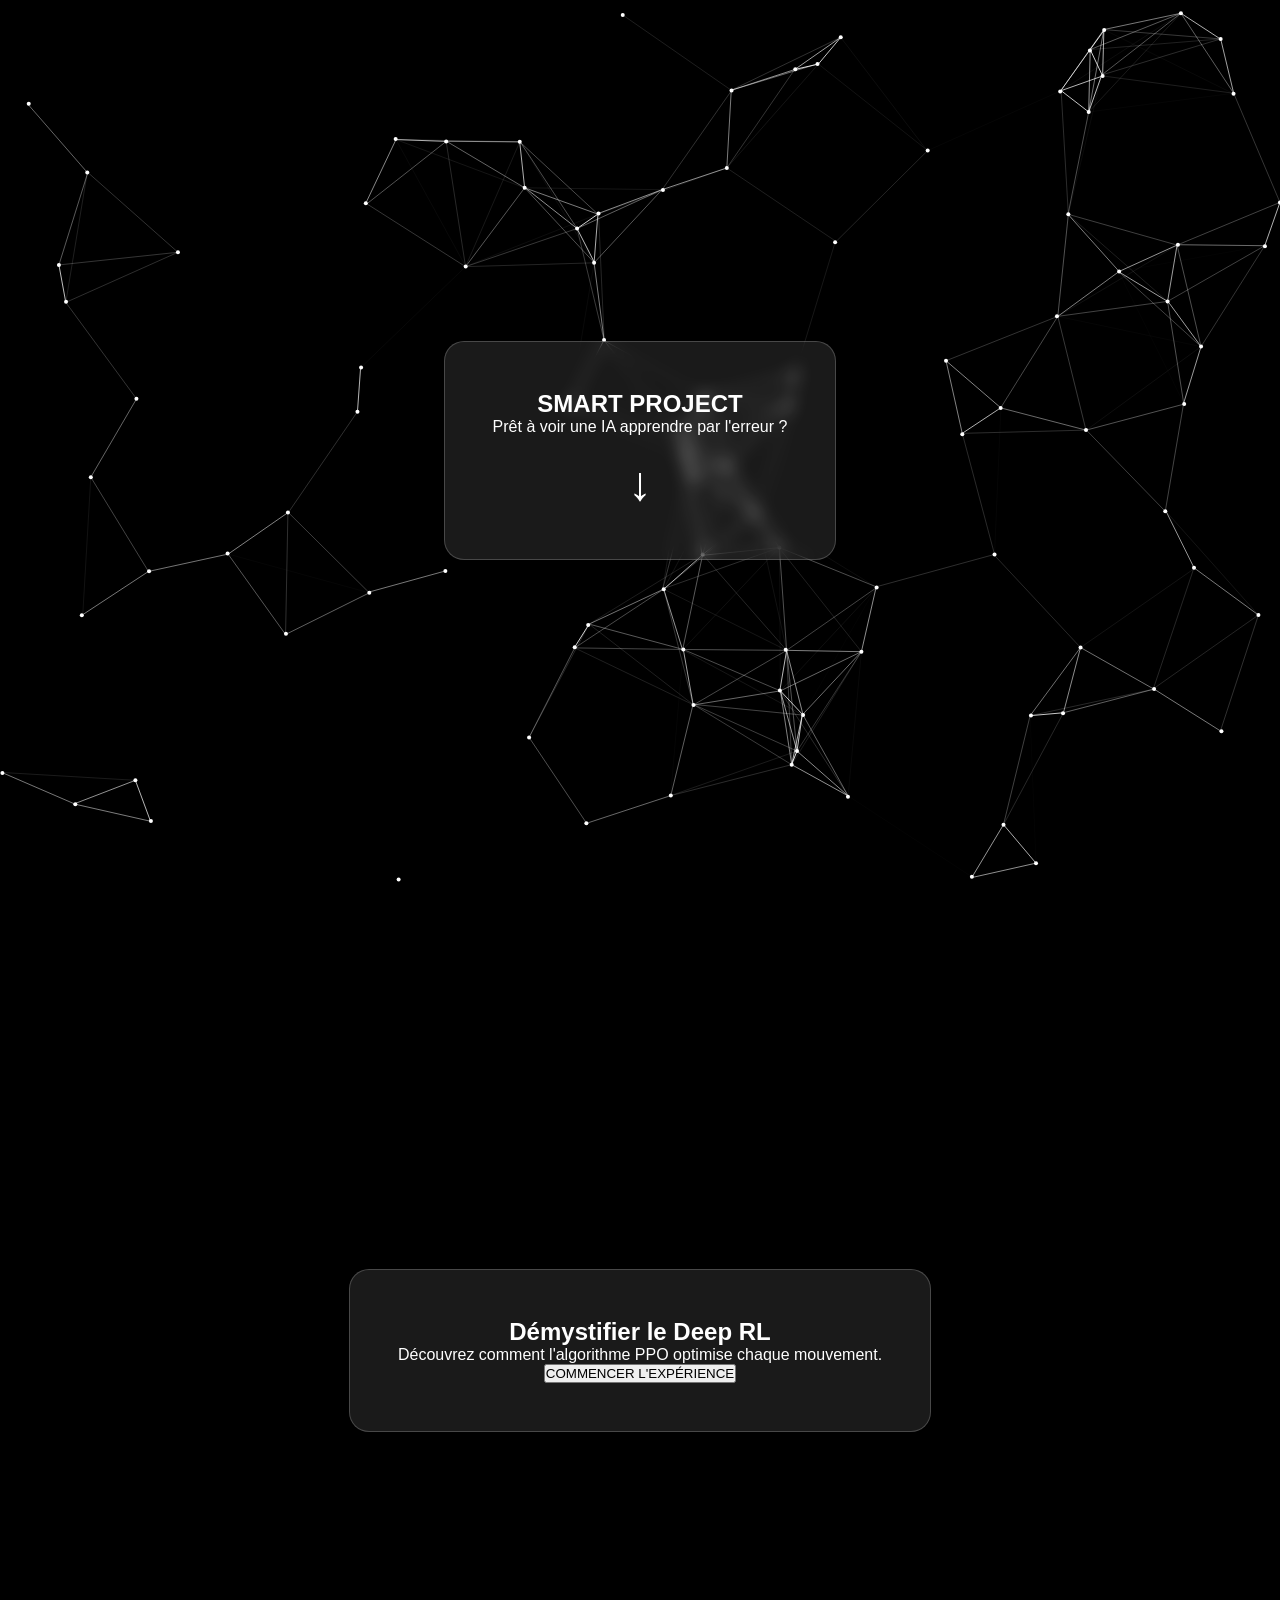
<file: PageHTML/index.html>
<!DOCTYPE html>
<html lang="fr">
<head>
    <meta charset="UTF-8">
    <title>SMART Project - Apprentissage IA</title>
    <link rel="stylesheet" href="style.css">
</head>
<body>
    <canvas id="canvas-bg"></canvas>

    <div class="main-wrapper">
        <section class="hero-section">
            <div class="glass-card">
                <h1>SMART PROJECT</h1>
                <p>Prêt à voir une IA apprendre par l'erreur ?</p>
                <a href="#suite" class="scroll-arrow">↓</a>
            </div>
        </section>

        <section id="suite" class="intro-section">
            <div class="glass-card">
                <h2>Démystifier le Deep RL</h2>
                <p>Découvrez comment l'algorithme PPO optimise chaque mouvement.</p>
                <button class="btn-start">COMMENCER L'EXPÉRIENCE</button>
            </div>
        </section>
    </div>

    <script src="particles.js"></script>
</body>
</html>
</file>
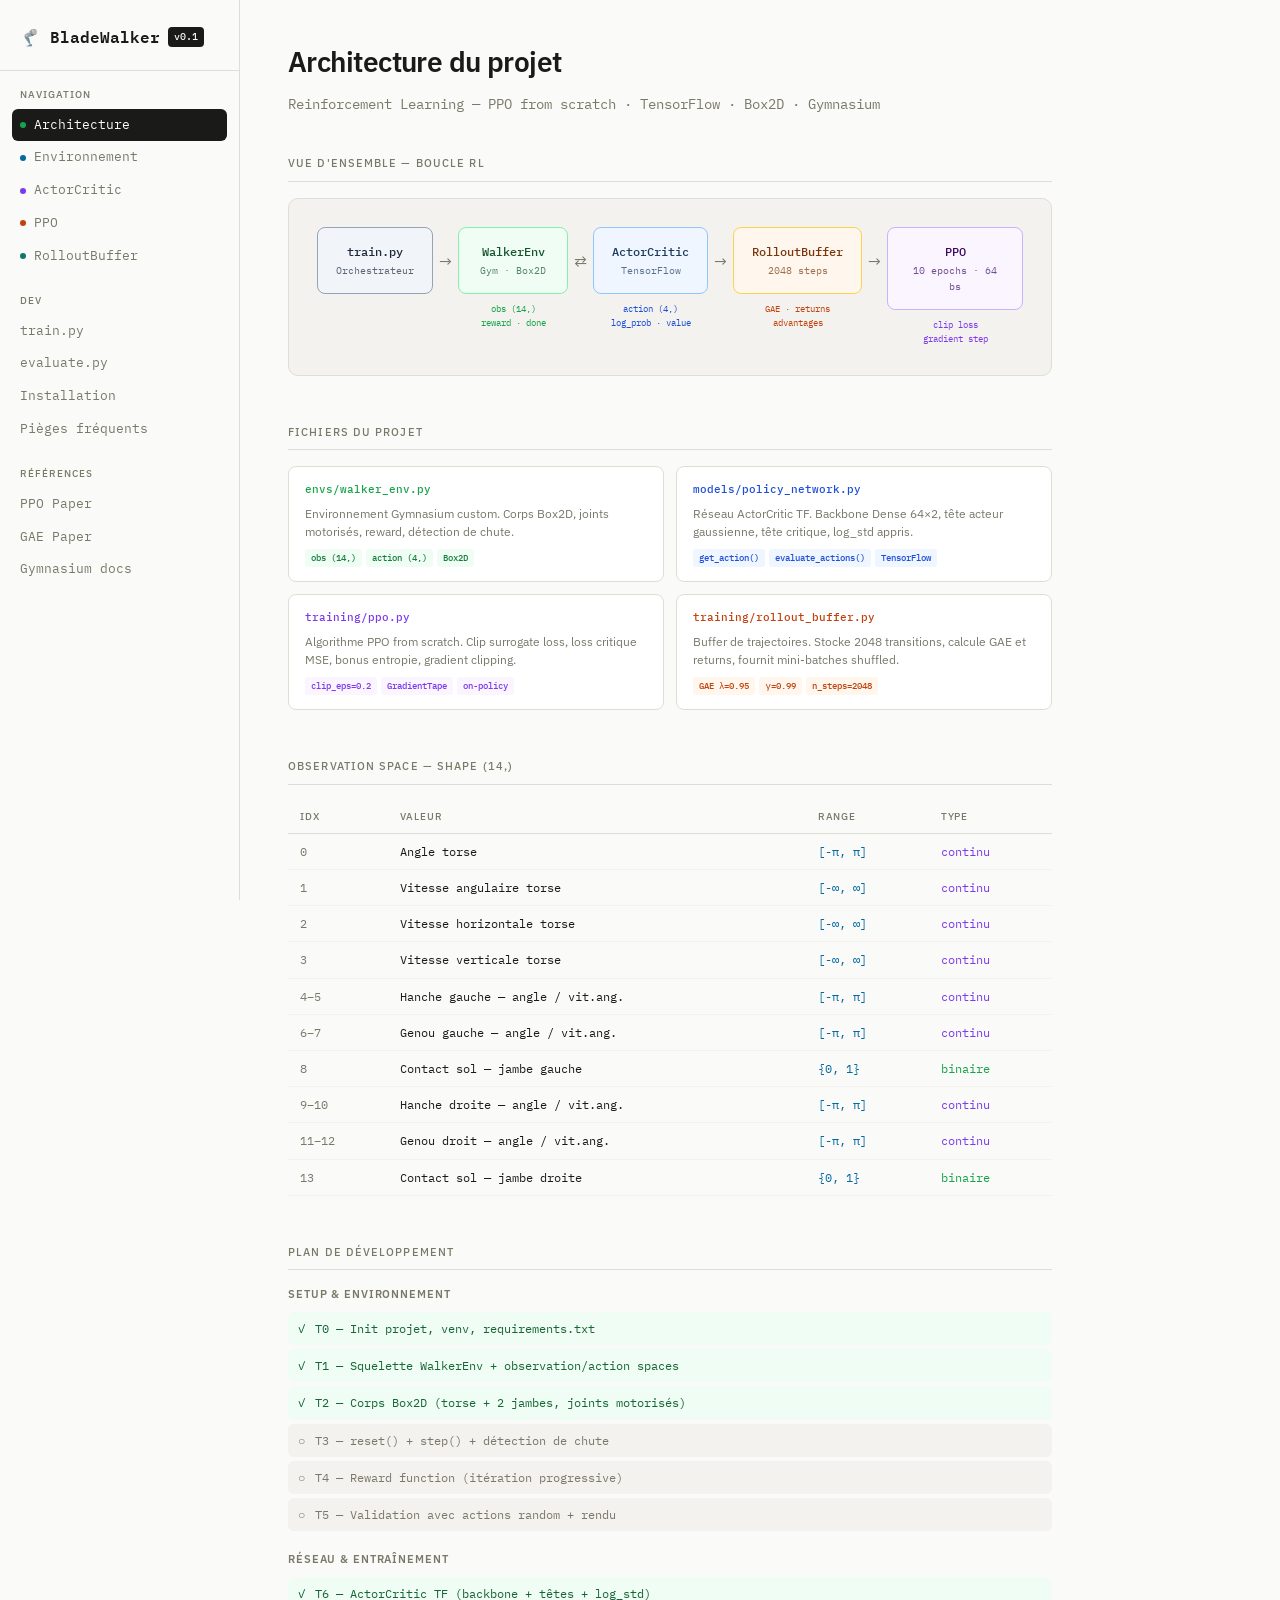
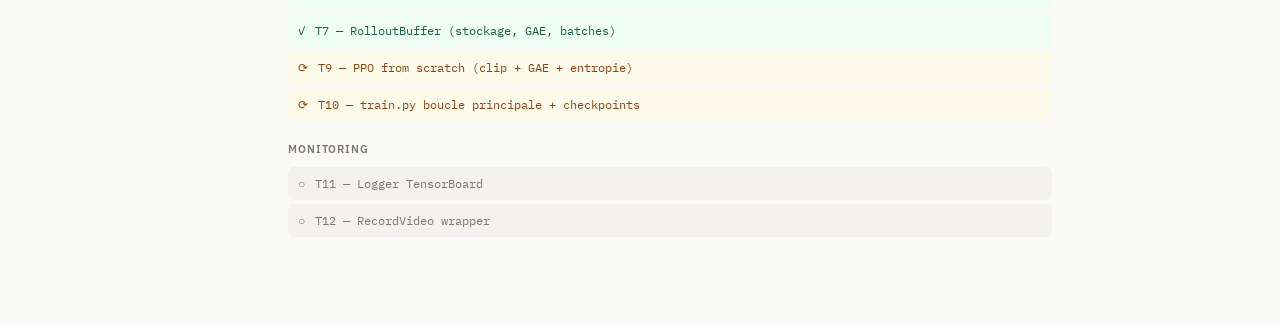
<file: PageHTML/architecture.html>
<!DOCTYPE html>
<html lang="fr">
<head>
<meta charset="UTF-8">
<meta name="viewport" content="width=device-width, initial-scale=1.0">
<title>BladeWalker — Architecture</title>
<link href="https://fonts.googleapis.com/css2?family=IBM+Plex+Mono:wght@300;400;500&family=IBM+Plex+Sans:wght@300;400;500;600&display=swap" rel="stylesheet">
<style>
  :root {
    --bg: #fafaf8;
    --bg2: #f3f2ee;
    --bg3: #eceae4;
    --text: #1a1a18;
    --muted: #7a7869;
    --border: #e0ddd5;
    --accent-g: #16a34a;
    --accent-b: #0369a1;
    --accent-p: #7c3aed;
    --accent-o: #c2410c;
    --accent-t: #0f766e;
  }
  * { box-sizing: border-box; margin: 0; padding: 0; }
  body {
    background: var(--bg);
    color: var(--text);
    font-family: 'IBM Plex Sans', sans-serif;
    font-size: 14px;
    line-height: 1.6;
  }

  /* SIDEBAR */
  .layout { display: flex; min-height: 100vh; }
  .sidebar {
    width: 240px; min-width: 240px;
    background: var(--bg);
    border-right: 1px solid var(--border);
    padding: 24px 0;
    position: sticky; top: 0; height: 100vh;
    overflow-y: auto;
    flex-shrink: 0;
  }
  .sidebar-logo {
    padding: 0 20px 20px;
    border-bottom: 1px solid var(--border);
    margin-bottom: 16px;
  }
  .sidebar-logo h1 {
    font-size: 16px; font-weight: 600;
    display: flex; align-items: center; gap: 8px;
    font-family: 'IBM Plex Mono', monospace;
  }
  .logo-badge {
    background: var(--text); color: var(--bg);
    padding: 2px 6px; border-radius: 4px;
    font-size: 10px; font-weight: 500;
  }
  .sidebar-section { padding: 0 12px; margin-bottom: 20px; }
  .sidebar-section-title {
    font-size: 10px;
    text-transform: uppercase;
    letter-spacing: 0.1em;
    color: var(--muted);
    font-weight: 500;
    padding: 0 8px;
    margin-bottom: 6px;
  }
  .nav-item {
    display: flex; align-items: center; gap: 8px;
    padding: 6px 8px;
    border-radius: 6px;
    font-size: 13px;
    color: var(--muted);
    cursor: pointer;
    transition: all 0.1s;
    font-family: 'IBM Plex Mono', monospace;
  }
  .nav-item:hover { background: var(--bg2); color: var(--text); }
  .nav-item.active { background: var(--text); color: var(--bg); }
  .nav-dot { width: 6px; height: 6px; border-radius: 50%; flex-shrink: 0; }

  /* CONTENT */
  .content { flex: 1; padding: 40px 48px; max-width: 860px; }

  .page-title {
    font-size: 28px; font-weight: 600;
    letter-spacing: -0.02em;
    margin-bottom: 8px;
  }
  .page-subtitle {
    font-size: 14px; color: var(--muted);
    margin-bottom: 40px;
    font-family: 'IBM Plex Mono', monospace;
  }

  /* SECTION */
  .section { margin-bottom: 48px; }
  .section-title {
    font-size: 11px;
    text-transform: uppercase;
    letter-spacing: 0.1em;
    color: var(--muted);
    font-weight: 500;
    margin-bottom: 16px;
    padding-bottom: 8px;
    border-bottom: 1px solid var(--border);
  }

  /* ARCH DIAGRAM */
  .arch-diagram {
    background: var(--bg2);
    border: 1px solid var(--border);
    border-radius: 10px;
    padding: 28px;
    margin-bottom: 16px;
  }
  .arch-flow {
    display: flex;
    align-items: flex-start;
    justify-content: center;
    gap: 0;
  }
  .arch-module {
    display: flex;
    flex-direction: column;
    align-items: center;
    gap: 8px;
  }
  .module-box {
    border-radius: 8px;
    padding: 14px 18px;
    text-align: center;
    min-width: 110px;
    border: 1.5px solid transparent;
  }
  .module-label {
    font-size: 12px; font-weight: 500;
    font-family: 'IBM Plex Mono', monospace;
  }
  .module-sub {
    font-size: 10px;
    opacity: 0.7;
    margin-top: 2px;
    font-family: 'IBM Plex Mono', monospace;
  }
  .mod-env { background: #f0fdf4; border-color: #86efac; color: #14532d; }
  .mod-model { background: #eff6ff; border-color: #93c5fd; color: #1e3a5f; }
  .mod-ppo { background: #faf5ff; border-color: #c4b5fd; color: #3b0764; }
  .mod-buf { background: #fff7ed; border-color: #fcd34d; color: #78350f; }
  .mod-train { background: #f1f5f9; border-color: #94a3b8; color: #1e293b; }

  .arch-arrow {
    display: flex; align-items: center;
    padding: 0 6px;
    margin-top: 22px;
    color: var(--muted); font-size: 16px;
  }
  .arch-label-col {
    display: flex; flex-direction: column;
    align-items: center; gap: 4px;
    margin-top: 8px;
  }
  .arch-tag {
    font-size: 9px;
    font-family: 'IBM Plex Mono', monospace;
    color: var(--muted);
    background: var(--bg3);
    padding: 2px 6px;
    border-radius: 3px;
  }

  /* FILES GRID */
  .files-grid {
    display: grid;
    grid-template-columns: repeat(2, 1fr);
    gap: 12px;
  }
  .file-card {
    border: 1px solid var(--border);
    border-radius: 8px;
    padding: 14px 16px;
    background: white;
    cursor: pointer;
    transition: border-color 0.15s;
  }
  .file-card:hover { border-color: #94a3b8; }
  .file-path {
    font-size: 11px;
    font-family: 'IBM Plex Mono', monospace;
    font-weight: 500;
    margin-bottom: 6px;
  }
  .file-desc { font-size: 12px; color: var(--muted); line-height: 1.5; }
  .file-tags { display: flex; gap: 4px; margin-top: 8px; flex-wrap: wrap; }
  .ftag {
    font-size: 9px;
    font-weight: 500;
    padding: 2px 6px;
    border-radius: 3px;
    font-family: 'IBM Plex Mono', monospace;
  }
  .ftag-g { background: #f0fdf4; color: #15803d; }
  .ftag-b { background: #eff6ff; color: #1d4ed8; }
  .ftag-p { background: #faf5ff; color: #7c3aed; }
  .ftag-o { background: #fff7ed; color: #c2410c; }

  /* OBSERVATION TABLE */
  .obs-table { width: 100%; border-collapse: collapse; }
  .obs-table th {
    text-align: left;
    padding: 8px 12px;
    font-size: 10px;
    text-transform: uppercase;
    letter-spacing: 0.08em;
    color: var(--muted);
    border-bottom: 1px solid var(--border);
    font-weight: 500;
  }
  .obs-table td {
    padding: 8px 12px;
    font-size: 12px;
    border-bottom: 1px solid var(--bg2);
    font-family: 'IBM Plex Mono', monospace;
  }
  .obs-table tr:hover td { background: var(--bg2); }
  .obs-idx { color: var(--muted); }
  .obs-range { color: var(--accent-b); }
  .obs-type-cont { color: var(--accent-p); }
  .obs-type-bin { color: var(--accent-g); }

  /* TASK LIST */
  .task-group { margin-bottom: 20px; }
  .task-group-title {
    font-size: 11px; font-weight: 600;
    text-transform: uppercase;
    letter-spacing: 0.08em;
    color: var(--muted);
    margin-bottom: 8px;
  }
  .task-item {
    display: flex; align-items: center; gap: 10px;
    padding: 7px 10px;
    border-radius: 6px;
    font-size: 12px;
    font-family: 'IBM Plex Mono', monospace;
    margin-bottom: 4px;
  }
  .task-done { background: #f0fdf4; color: #166534; }
  .task-todo { background: var(--bg2); color: var(--muted); }
  .task-wip { background: #fffbeb; color: #92400e; }
  .check-icon { font-size: 12px; }
</style>
</head>
<body>
<div class="layout">

  <!-- SIDEBAR -->
  <nav class="sidebar">
    <div class="sidebar-logo">
      <h1>🦿 BladeWalker <span class="logo-badge">v0.1</span></h1>
    </div>
    <div class="sidebar-section">
      <div class="sidebar-section-title">Navigation</div>
      <div class="nav-item active">
        <div class="nav-dot" style="background:#16a34a;"></div>
        Architecture
      </div>
      <div class="nav-item">
        <div class="nav-dot" style="background:#0369a1;"></div>
        Environnement
      </div>
      <div class="nav-item">
        <div class="nav-dot" style="background:#7c3aed;"></div>
        ActorCritic
      </div>
      <div class="nav-item">
        <div class="nav-dot" style="background:#c2410c;"></div>
        PPO
      </div>
      <div class="nav-item">
        <div class="nav-dot" style="background:#0f766e;"></div>
        RolloutBuffer
      </div>
    </div>
    <div class="sidebar-section">
      <div class="sidebar-section-title">Dev</div>
      <div class="nav-item">train.py</div>
      <div class="nav-item">evaluate.py</div>
      <div class="nav-item">Installation</div>
      <div class="nav-item">Pièges fréquents</div>
    </div>
    <div class="sidebar-section">
      <div class="sidebar-section-title">Références</div>
      <div class="nav-item">PPO Paper</div>
      <div class="nav-item">GAE Paper</div>
      <div class="nav-item">Gymnasium docs</div>
    </div>
  </nav>

  <!-- CONTENT -->
  <main class="content">

    <h1 class="page-title">Architecture du projet</h1>
    <p class="page-subtitle">Reinforcement Learning — PPO from scratch · TensorFlow · Box2D · Gymnasium</p>

    <!-- ARCH OVERVIEW -->
    <div class="section">
      <div class="section-title">Vue d'ensemble — boucle RL</div>
      <div class="arch-diagram">
        <div class="arch-flow">
          <div class="arch-module">
            <div class="module-box mod-train">
              <div class="module-label">train.py</div>
              <div class="module-sub">Orchestrateur</div>
            </div>
          </div>
          <div class="arch-arrow">→</div>
          <div class="arch-module">
            <div class="module-box mod-env">
              <div class="module-label">WalkerEnv</div>
              <div class="module-sub">Gym · Box2D</div>
            </div>
            <div style="font-size:9px;color:#16a34a;font-family:'IBM Plex Mono',monospace;text-align:center;">obs (14,)<br>reward · done</div>
          </div>
          <div class="arch-arrow">⇄</div>
          <div class="arch-module">
            <div class="module-box mod-model">
              <div class="module-label">ActorCritic</div>
              <div class="module-sub">TensorFlow</div>
            </div>
            <div style="font-size:9px;color:#1d4ed8;font-family:'IBM Plex Mono',monospace;text-align:center;">action (4,)<br>log_prob · value</div>
          </div>
          <div class="arch-arrow">→</div>
          <div class="arch-module">
            <div class="module-box mod-buf">
              <div class="module-label">RolloutBuffer</div>
              <div class="module-sub">2048 steps</div>
            </div>
            <div style="font-size:9px;color:#c2410c;font-family:'IBM Plex Mono',monospace;text-align:center;">GAE · returns<br>advantages</div>
          </div>
          <div class="arch-arrow">→</div>
          <div class="arch-module">
            <div class="module-box mod-ppo">
              <div class="module-label">PPO</div>
              <div class="module-sub">10 epochs · 64 bs</div>
            </div>
            <div style="font-size:9px;color:#7c3aed;font-family:'IBM Plex Mono',monospace;text-align:center;">clip loss<br>gradient step</div>
          </div>
        </div>
      </div>
    </div>

    <!-- FILES -->
    <div class="section">
      <div class="section-title">Fichiers du projet</div>
      <div class="files-grid">
        <div class="file-card">
          <div class="file-path" style="color:#16a34a;">envs/walker_env.py</div>
          <div class="file-desc">Environnement Gymnasium custom. Corps Box2D, joints motorisés, reward, détection de chute.</div>
          <div class="file-tags">
            <span class="ftag ftag-g">obs (14,)</span>
            <span class="ftag ftag-g">action (4,)</span>
            <span class="ftag ftag-g">Box2D</span>
          </div>
        </div>
        <div class="file-card">
          <div class="file-path" style="color:#1d4ed8;">models/policy_network.py</div>
          <div class="file-desc">Réseau ActorCritic TF. Backbone Dense 64×2, tête acteur gaussienne, tête critique, log_std appris.</div>
          <div class="file-tags">
            <span class="ftag ftag-b">get_action()</span>
            <span class="ftag ftag-b">evaluate_actions()</span>
            <span class="ftag ftag-b">TensorFlow</span>
          </div>
        </div>
        <div class="file-card">
          <div class="file-path" style="color:#7c3aed;">training/ppo.py</div>
          <div class="file-desc">Algorithme PPO from scratch. Clip surrogate loss, loss critique MSE, bonus entropie, gradient clipping.</div>
          <div class="file-tags">
            <span class="ftag ftag-p">clip_eps=0.2</span>
            <span class="ftag ftag-p">GradientTape</span>
            <span class="ftag ftag-p">on-policy</span>
          </div>
        </div>
        <div class="file-card">
          <div class="file-path" style="color:#c2410c;">training/rollout_buffer.py</div>
          <div class="file-desc">Buffer de trajectoires. Stocke 2048 transitions, calcule GAE et returns, fournit mini-batches shuffled.</div>
          <div class="file-tags">
            <span class="ftag ftag-o">GAE λ=0.95</span>
            <span class="ftag ftag-o">γ=0.99</span>
            <span class="ftag ftag-o">n_steps=2048</span>
          </div>
        </div>
      </div>
    </div>

    <!-- OBS SPACE -->
    <div class="section">
      <div class="section-title">Observation space — shape (14,)</div>
      <table class="obs-table">
        <thead>
          <tr>
            <th>idx</th>
            <th>Valeur</th>
            <th>Range</th>
            <th>Type</th>
          </tr>
        </thead>
        <tbody>
          <tr><td class="obs-idx">0</td><td>Angle torse</td><td class="obs-range">[-π, π]</td><td class="obs-type-cont">continu</td></tr>
          <tr><td class="obs-idx">1</td><td>Vitesse angulaire torse</td><td class="obs-range">[-∞, ∞]</td><td class="obs-type-cont">continu</td></tr>
          <tr><td class="obs-idx">2</td><td>Vitesse horizontale torse</td><td class="obs-range">[-∞, ∞]</td><td class="obs-type-cont">continu</td></tr>
          <tr><td class="obs-idx">3</td><td>Vitesse verticale torse</td><td class="obs-range">[-∞, ∞]</td><td class="obs-type-cont">continu</td></tr>
          <tr><td class="obs-idx">4–5</td><td>Hanche gauche — angle / vit.ang.</td><td class="obs-range">[-π, π]</td><td class="obs-type-cont">continu</td></tr>
          <tr><td class="obs-idx">6–7</td><td>Genou gauche — angle / vit.ang.</td><td class="obs-range">[-π, π]</td><td class="obs-type-cont">continu</td></tr>
          <tr><td class="obs-idx">8</td><td>Contact sol — jambe gauche</td><td class="obs-range">{0, 1}</td><td class="obs-type-bin">binaire</td></tr>
          <tr><td class="obs-idx">9–10</td><td>Hanche droite — angle / vit.ang.</td><td class="obs-range">[-π, π]</td><td class="obs-type-cont">continu</td></tr>
          <tr><td class="obs-idx">11–12</td><td>Genou droit — angle / vit.ang.</td><td class="obs-range">[-π, π]</td><td class="obs-type-cont">continu</td></tr>
          <tr><td class="obs-idx">13</td><td>Contact sol — jambe droite</td><td class="obs-range">{0, 1}</td><td class="obs-type-bin">binaire</td></tr>
        </tbody>
      </table>
    </div>

    <!-- TASK LIST -->
    <div class="section">
      <div class="section-title">Plan de développement</div>
      <div class="task-group">
        <div class="task-group-title">Setup & Environnement</div>
        <div class="task-item task-done"><span class="check-icon">✓</span> T0 — Init projet, venv, requirements.txt</div>
        <div class="task-item task-done"><span class="check-icon">✓</span> T1 — Squelette WalkerEnv + observation/action spaces</div>
        <div class="task-item task-done"><span class="check-icon">✓</span> T2 — Corps Box2D (torse + 2 jambes, joints motorisés)</div>
        <div class="task-item task-todo"><span class="check-icon">○</span> T3 — reset() + step() + détection de chute</div>
        <div class="task-item task-todo"><span class="check-icon">○</span> T4 — Reward function (itération progressive)</div>
        <div class="task-item task-todo"><span class="check-icon">○</span> T5 — Validation avec actions random + rendu</div>
      </div>
      <div class="task-group">
        <div class="task-group-title">Réseau & Entraînement</div>
        <div class="task-item task-done"><span class="check-icon">✓</span> T6 — ActorCritic TF (backbone + têtes + log_std)</div>
        <div class="task-item task-done"><span class="check-icon">✓</span> T7 — RolloutBuffer (stockage, GAE, batches)</div>
        <div class="task-item task-wip"><span class="check-icon">⟳</span> T9 — PPO from scratch (clip + GAE + entropie)</div>
        <div class="task-item task-wip"><span class="check-icon">⟳</span> T10 — train.py boucle principale + checkpoints</div>
      </div>
      <div class="task-group">
        <div class="task-group-title">Monitoring</div>
        <div class="task-item task-todo"><span class="check-icon">○</span> T11 — Logger TensorBoard</div>
        <div class="task-item task-todo"><span class="check-icon">○</span> T12 — RecordVideo wrapper</div>
      </div>
    </div>

  </main>
</div>
</body>
</html>
</file>
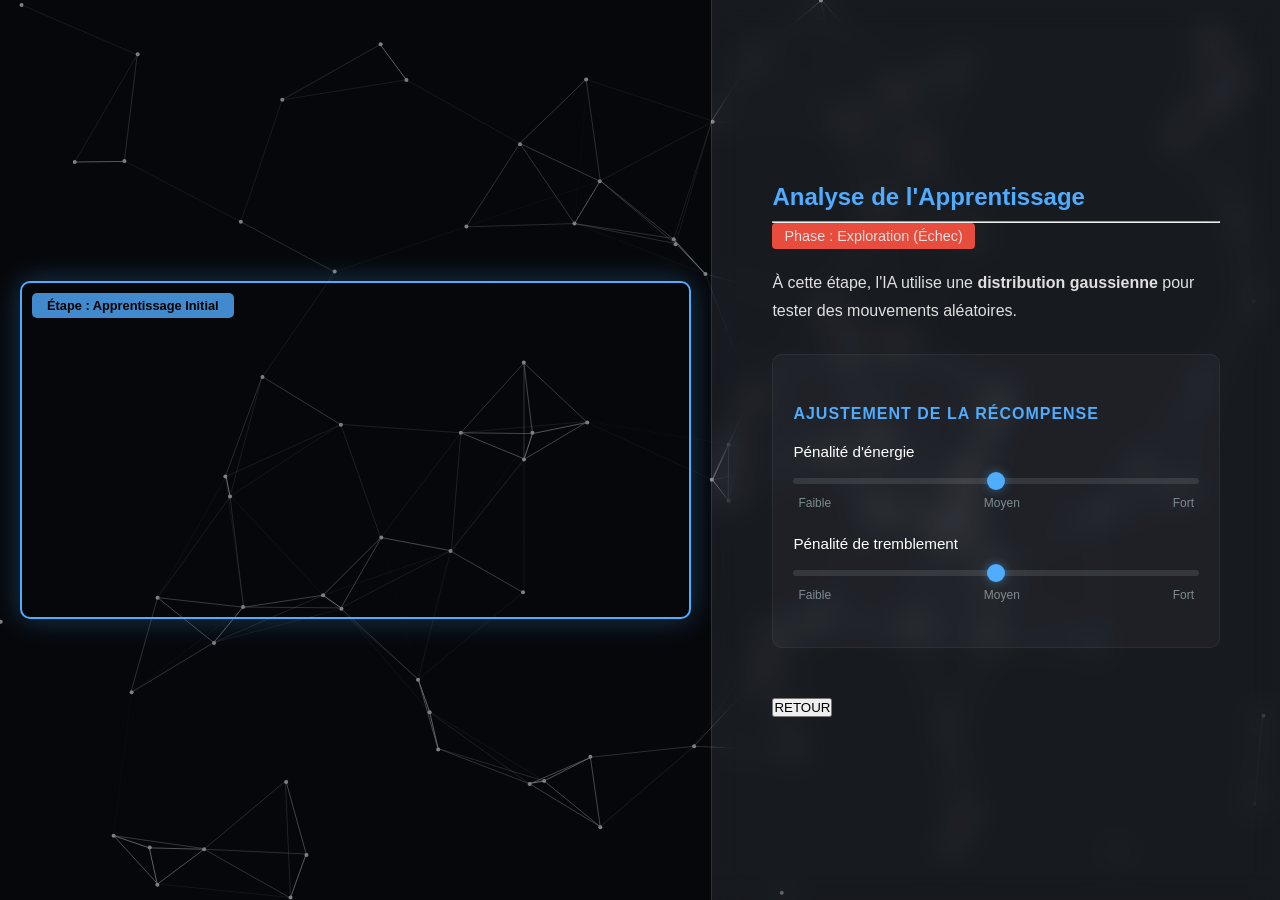
<file: PageHTML/dashboard.html>
<!DOCTYPE html>
<html lang="fr">
<head>
    <meta charset="UTF-8">
    <title>SMART - Dashboard d'Évolution</title>
    <link rel="stylesheet" href="style.css">
</head>
<body class="dashboard-body">
    <canvas id="canvas-bg"></canvas>

    <div class="split-container">
        <div class="video-side">
            <div class="video-wrapper">
                <video id="training-video" autoplay loop muted>
                    <source src="C:\Users\jerom\OneDrive\Images\exemple_interface.mp4" type="video/mp4">
                    Votre navigateur ne supporte pas la lecture de vidéos.
                </video>
                <div class="video-overlay">Étape : Apprentissage Initial</div>
            </div>
        </div>

<div class="text-side">
            <div class="content-text">
                <h2>Analyse de l'Apprentissage</h2>
                <hr>
                <div class="status-badge">Phase : Exploration (Échec)</div>
                
                <p>
                    À cette étape, l'IA utilise une <strong>distribution gaussienne</strong> pour tester des mouvements aléatoires.
                </p>

                <div class="parameters-section">
                    <h3>Ajustement de la Récompense</h3>
                    
                    <div class="parameter-group">
                        <label for="energy-penalty">Pénalité d'énergie</label>
                        <input type="range" id="energy-penalty" min="1" max="3" step="1" value="2">
                        <div class="slider-labels">
                            <span>Faible</span>
                            <span>Moyen</span>
                            <span>Fort</span>
                        </div>
                    </div>

                    <div class="parameter-group">
                        <label for="shake-penalty">Pénalité de tremblement</label>
                        <input type="range" id="shake-penalty" min="1" max="3" step="1" value="2">
                        <div class="slider-labels">
                            <span>Faible</span>
                            <span>Moyen</span>
                            <span>Fort</span>
                        </div>
                    </div>
                </div>

                <div class="navigation-controls">
                    <button class="btn-secondary" onclick="window.history.back()">RETOUR</button>
                </div>
            </div>
        </div>
    </div>
    <script src="particles.js"></script>
</body>
</html>
</file>
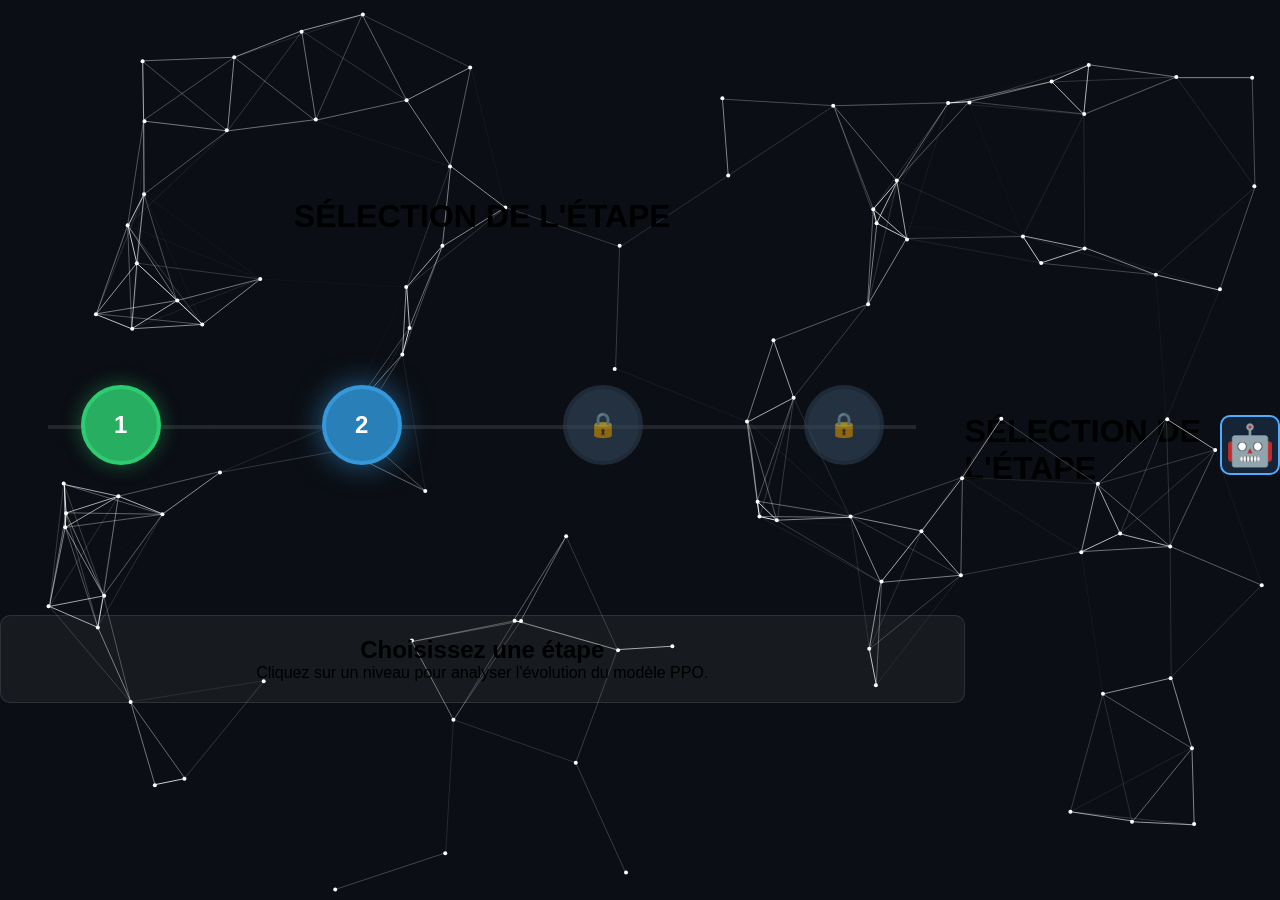
<file: PageHTML/level.html>
<!DOCTYPE html>
<html lang="fr">
<head>
    <meta charset="UTF-8">
    <title>SMART - Sélection du Niveau</title>
    <link rel="stylesheet" href="style.css">
</head>
<body class="levels-body">
    <canvas id="canvas-bg"></canvas>

    <div class="map-container">
        <h1>SÉLECTION DE L'ÉTAPE</h1>
        
        <div class="world-map">
            <div class="path-line"></div>

            <a href="dashboard.html?level=1" class="level-node completed" data-title="Niveau 1" data-desc="Apprentissage à partir de zéro">
                <span class="node-icon">1</span>
                <div class="node-tooltip">Les premiers échecs</div>
            </a>

            <a href="dashboard.html?level=2" class="level-node active" data-title="Niveau 2" data-desc="Optimisation de l'équilibre">
                <span class="node-icon">2</span>
                <div class="node-tooltip">Tenir debout</div>
            </a>

            <a href="dashboard.html?level=3" class="level-node locked" data-title="Niveau 3" data-desc="Maîtrise de la marche">
                <span class="node-icon">🔒</span>
                <div class="node-tooltip">Marcher vers l'avant</div>
            </a>
            
            <a href="dashboard.html?level=4" class="level-node locked" data-title="Niveau 4" data-desc="Performance maximale">
                <span class="node-icon">🔒</span>
                <div class="node-tooltip">Optimisation finale</div>
            </a>
        </div>

        <div class="level-info-panel">
            <h2 id="selected-title">Choisissez une étape</h2>
            <p id="selected-desc">Cliquez sur un niveau pour analyser l'évolution du modèle PPO.</p>
        </div>
    </div>
    <h1>SÉLECTION DE L'ÉTAPE</h1>
        
        <div class="world-map">
            <div id="robot-character" class="robot-character">🤖</div>

            <div class="path-line"></div>

    <script src="particles.js"></script>
</body>
</html>
</file>
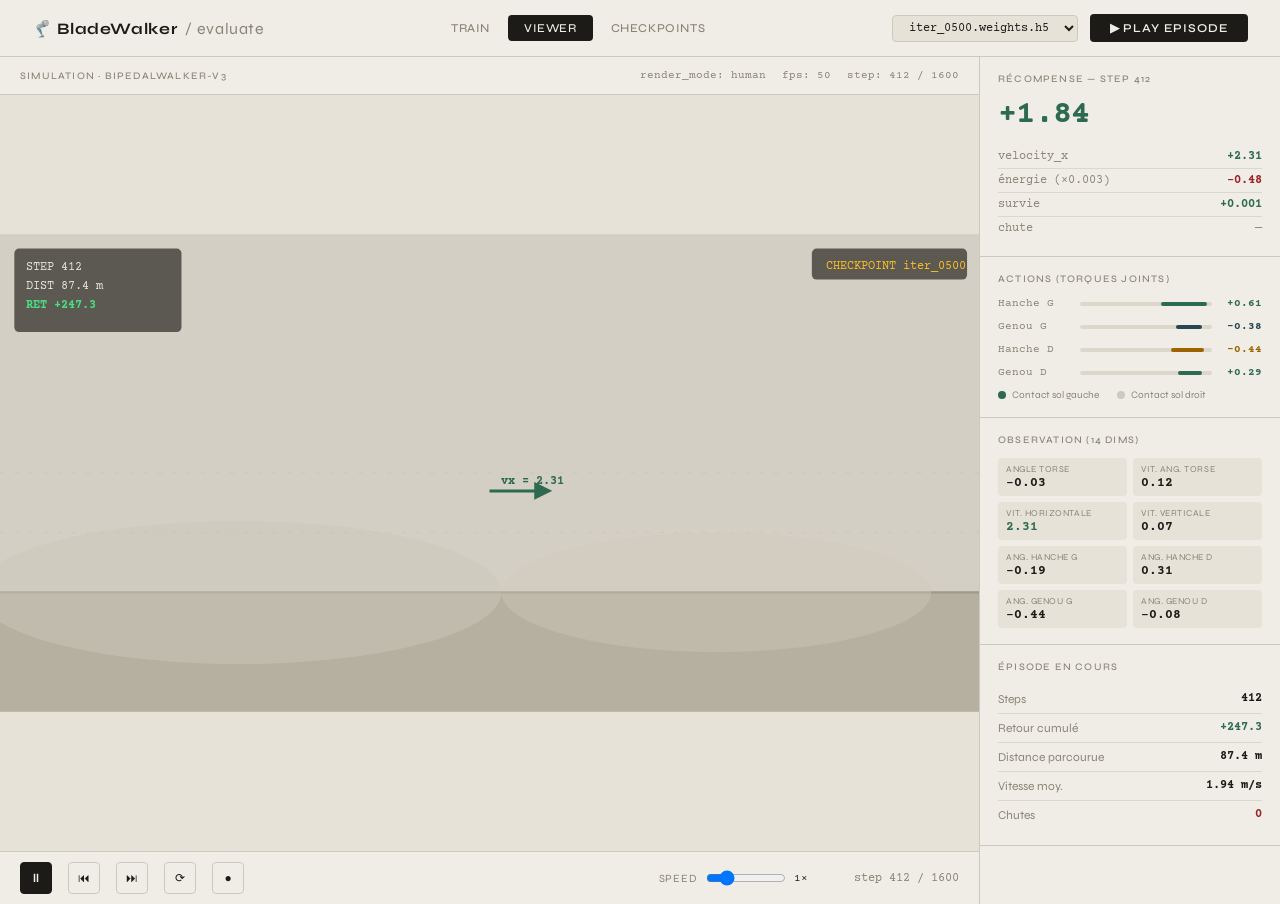
<file: PageHTML/walker_viewer.html>
<!DOCTYPE html>
<html lang="fr">
<head>
<meta charset="UTF-8">
<meta name="viewport" content="width=device-width, initial-scale=1.0">
<title>BladeWalker — Walker Viewer</title>
<link href="https://fonts.googleapis.com/css2?family=Syne:wght@400;500;600;700&family=Courier+Prime:wght@400;700&display=swap" rel="stylesheet">
<style>
  :root {
    --bg: #f0ede6;
    --bg2: #e6e2d8;
    --bg3: #dcd7cb;
    --text: #1c1b18;
    --muted: #8a8577;
    --border: #ccc9be;
    --ink: #1c1b18;
    --green: #2d6a4f;
    --red: #9b2226;
    --blue: #264653;
    --amber: #9c6400;
  }
  * { box-sizing: border-box; margin: 0; padding: 0; }
  body {
    background: var(--bg);
    color: var(--text);
    font-family: 'Syne', sans-serif;
    font-size: 14px;
    min-height: 100vh;
  }

  /* TOP NAV */
  .nav {
    display: flex; align-items: center; justify-content: space-between;
    padding: 14px 32px;
    border-bottom: 1.5px solid var(--border);
  }
  .nav-brand {
    font-size: 16px; font-weight: 700;
    letter-spacing: 0.04em;
    display: flex; align-items: center; gap: 8px;
  }
  .nav-brand span { color: var(--muted); font-weight: 400; }
  .nav-tabs { display: flex; gap: 2px; }
  .nav-tab {
    padding: 6px 16px;
    border-radius: 4px;
    font-size: 12px; font-weight: 500;
    cursor: pointer;
    letter-spacing: 0.05em;
    color: var(--muted);
    transition: all 0.15s;
    text-transform: uppercase;
  }
  .nav-tab.active {
    background: var(--ink); color: var(--bg);
  }
  .nav-tab:hover:not(.active) { background: var(--bg2); color: var(--text); }
  .nav-right { display: flex; align-items: center; gap: 12px; }
  .checkpoint-select {
    background: var(--bg2);
    border: 1.5px solid var(--border);
    color: var(--text);
    padding: 5px 12px;
    border-radius: 4px;
    font-size: 12px;
    font-family: 'Courier Prime', monospace;
    cursor: pointer;
  }
  .play-btn {
    background: var(--ink); color: var(--bg);
    border: none;
    padding: 7px 20px;
    border-radius: 4px;
    font-size: 12px; font-weight: 600;
    cursor: pointer;
    font-family: 'Syne', sans-serif;
    letter-spacing: 0.08em;
    text-transform: uppercase;
    display: flex; align-items: center; gap: 6px;
    transition: all 0.15s;
  }
  .play-btn:hover { background: var(--green); }

  /* MAIN LAYOUT */
  .main { display: grid; grid-template-columns: 1fr 300px; height: calc(100vh - 53px); }

  /* VIEWPORT */
  .viewport {
    background: var(--bg2);
    border-right: 1.5px solid var(--border);
    position: relative;
    display: flex;
    flex-direction: column;
  }
  .viewport-header {
    display: flex; align-items: center; justify-content: space-between;
    padding: 12px 20px;
    border-bottom: 1px solid var(--border);
    background: var(--bg);
  }
  .viewport-label {
    font-size: 10px;
    text-transform: uppercase;
    letter-spacing: 0.12em;
    color: var(--muted);
    font-weight: 500;
  }
  .viewport-meta {
    display: flex; gap: 16px;
    font-size: 11px;
    font-family: 'Courier Prime', monospace;
    color: var(--muted);
  }
  .viewport-canvas {
    flex: 1;
    position: relative;
    overflow: hidden;
  }

  /* SVG Walker scene */
  .scene-svg {
    width: 100%; height: 100%;
    position: absolute; top: 0; left: 0;
  }

  /* Walker SVG inline animation */
  @keyframes tilt {
    0%, 100% { transform: rotate(-3deg); }
    50% { transform: rotate(3deg); }
  }
  @keyframes hip-left {
    0%, 100% { transform: rotate(-20deg); }
    50% { transform: rotate(30deg); }
  }
  @keyframes hip-right {
    0%, 100% { transform: rotate(30deg); }
    50% { transform: rotate(-20deg); }
  }
  @keyframes knee-left {
    0%, 100% { transform: rotate(0deg); }
    50% { transform: rotate(-45deg); }
  }
  @keyframes knee-right {
    0%, 100% { transform: rotate(-45deg); }
    50% { transform: rotate(0deg); }
  }
  @keyframes walk {
    0% { transform: translateX(0); }
    100% { transform: translateX(-400px); }
  }

  .walker-group { animation: walk 4s linear infinite; }
  .torse-g { transform-origin: 50% 50%; }
  .hip-l { animation: hip-left 0.6s ease-in-out infinite; transform-origin: 0% 0%; }
  .hip-r { animation: hip-right 0.6s ease-in-out infinite; transform-origin: 0% 0%; }
  .knee-l { animation: knee-left 0.6s ease-in-out infinite; transform-origin: 0% 0%; }
  .knee-r { animation: knee-right 0.6s ease-in-out infinite; transform-origin: 0% 0%; }

  /* CONTROLS BAR */
  .controls-bar {
    display: flex; align-items: center; gap: 16px;
    padding: 10px 20px;
    border-top: 1px solid var(--border);
    background: var(--bg);
  }
  .ctrl-btn {
    width: 32px; height: 32px;
    border: 1.5px solid var(--border);
    border-radius: 4px;
    background: transparent;
    cursor: pointer;
    display: flex; align-items: center; justify-content: center;
    font-size: 12px;
    transition: all 0.1s;
    color: var(--text);
  }
  .ctrl-btn:hover { background: var(--bg2); }
  .ctrl-btn.active { background: var(--ink); color: var(--bg); border-color: var(--ink); }
  .speed-group { display: flex; align-items: center; gap: 8px; margin-left: auto; }
  .speed-label { font-size: 11px; color: var(--muted); text-transform: uppercase; letter-spacing: 0.08em; }
  .speed-input { width: 80px; }
  .step-counter {
    font-size: 12px; font-family: 'Courier Prime', monospace;
    color: var(--muted);
    margin-left: 16px;
  }

  /* PANEL */
  .panel {
    background: var(--bg);
    display: flex; flex-direction: column;
    overflow-y: auto;
  }
  .panel-section {
    border-bottom: 1.5px solid var(--border);
    padding: 16px 18px;
  }
  .panel-title {
    font-size: 10px;
    text-transform: uppercase;
    letter-spacing: 0.12em;
    color: var(--muted);
    font-weight: 500;
    margin-bottom: 12px;
  }

  /* JOINT SLIDERS */
  .joint-row {
    display: flex; align-items: center;
    margin-bottom: 10px; gap: 10px;
  }
  .joint-label {
    font-size: 11px;
    font-family: 'Courier Prime', monospace;
    min-width: 72px;
    color: var(--muted);
  }
  .joint-bar-wrap {
    flex: 1; height: 4px;
    background: var(--bg3);
    border-radius: 2px;
    position: relative;
  }
  .joint-bar {
    position: absolute; top: 0; bottom: 0; left: 50%;
    border-radius: 2px;
    transform-origin: left center;
  }
  .joint-val {
    font-size: 11px;
    font-family: 'Courier Prime', monospace;
    min-width: 40px;
    text-align: right;
    font-weight: 700;
  }

  /* REWARD BREAKDOWN */
  .reward-total {
    font-size: 32px; font-weight: 700;
    letter-spacing: -0.02em;
    margin-bottom: 12px;
    color: var(--green);
    font-family: 'Courier Prime', monospace;
  }
  .reward-row {
    display: flex; justify-content: space-between;
    padding: 5px 0;
    border-bottom: 1px solid var(--bg3);
    font-size: 12px;
  }
  .reward-row:last-child { border-bottom: none; }
  .reward-key { color: var(--muted); font-family: 'Courier Prime', monospace; }
  .reward-pos { color: var(--green); font-weight: 700; font-family: 'Courier Prime', monospace; }
  .reward-neg { color: var(--red); font-weight: 700; font-family: 'Courier Prime', monospace; }

  /* OBS VIEWER */
  .obs-grid {
    display: grid; grid-template-columns: repeat(2, 1fr); gap: 6px;
  }
  .obs-cell {
    background: var(--bg2);
    border-radius: 4px;
    padding: 6px 8px;
  }
  .obs-cell-label { font-size: 9px; color: var(--muted); text-transform: uppercase; letter-spacing: 0.06em; margin-bottom: 2px; }
  .obs-cell-val { font-size: 13px; font-weight: 700; font-family: 'Courier Prime', monospace; }

  /* EPISODE STATS */
  .ep-stat-row {
    display: flex; justify-content: space-between;
    padding: 7px 0;
    border-bottom: 1px solid var(--bg3);
    font-size: 12px;
  }
  .ep-stat-row:last-child { border-bottom: none; }
  .ep-stat-key { color: var(--muted); }
  .ep-stat-val { font-weight: 600; font-family: 'Courier Prime', monospace; }
</style>
</head>
<body>

<!-- NAV -->
<nav class="nav">
  <div class="nav-brand">🦿 BladeWalker <span>/ evaluate</span></div>
  <div class="nav-tabs">
    <div class="nav-tab">Train</div>
    <div class="nav-tab active">Viewer</div>
    <div class="nav-tab">Checkpoints</div>
  </div>
  <div class="nav-right">
    <select class="checkpoint-select">
      <option>iter_0500.weights.h5</option>
      <option>iter_0300.weights.h5</option>
      <option>iter_0100.weights.h5</option>
      <option>iter_0030.weights.h5</option>
    </select>
    <button class="play-btn">▶ Play episode</button>
  </div>
</nav>

<div class="main">

  <!-- VIEWPORT -->
  <div class="viewport">
    <div class="viewport-header">
      <span class="viewport-label">Simulation · BipedalWalker-v3</span>
      <div class="viewport-meta">
        <span>render_mode: human</span>
        <span>fps: 50</span>
        <span>step: 412 / 1600</span>
      </div>
    </div>

    <div class="viewport-canvas">
      <svg class="scene-svg" viewBox="0 0 820 400" xmlns="http://www.w3.org/2000/svg">
        <!-- Sky -->
        <rect width="820" height="300" fill="#d4cfc4"/>
        <!-- Ground -->
        <rect y="300" width="820" height="100" fill="#b5b09f"/>
        <!-- Ground line -->
        <line x1="0" y1="300" x2="820" y2="300" stroke="#9e9a8a" stroke-width="2"/>
        <!-- Ground detail -->
        <line x1="0" y1="305" x2="820" y2="305" stroke="#b5b09f" stroke-width="1" opacity="0.5"/>

        <!-- Distant hills -->
        <ellipse cx="200" cy="300" rx="220" ry="60" fill="#ccc8ba" opacity="0.5"/>
        <ellipse cx="600" cy="300" rx="180" ry="50" fill="#ccc8ba" opacity="0.4"/>

        <!-- Grid lines (terrain reference) -->
        <line x1="0" y1="250" x2="820" y2="250" stroke="#c5c1b5" stroke-width="0.5" stroke-dasharray="4,8"/>
        <line x1="0" y1="200" x2="820" y2="200" stroke="#c5c1b5" stroke-width="0.5" stroke-dasharray="4,8"/>

        <!-- WALKER (animated) -->
        <g class="walker-group" transform="translate(900, 0)">
          <!-- Torse -->
          <g transform="translate(410, 225)">
            <!-- Body -->
            <rect x="-18" y="-22" width="36" height="24" rx="4"
                  fill="#2d3a2e" stroke="#1c1b18" stroke-width="1.5"/>
            <!-- Head hint -->
            <circle cx="0" cy="-28" r="8" fill="#3a4a3b" stroke="#1c1b18" stroke-width="1"/>

            <!-- LEFT LEG -->
            <g class="hip-l" transform="translate(-6, 2)">
              <!-- Cuisse gauche -->
              <rect x="-6" y="0" width="12" height="40" rx="3"
                    fill="#4a5c4b" stroke="#1c1b18" stroke-width="1"/>
              <!-- Genou gauche -->
              <g class="knee-l" transform="translate(0, 40)">
                <rect x="-5" y="0" width="10" height="38" rx="3"
                      fill="#3a4a3b" stroke="#1c1b18" stroke-width="1"/>
                <!-- Pied -->
                <rect x="-8" y="36" width="18" height="6" rx="2"
                      fill="#2d3a2e" stroke="#1c1b18" stroke-width="1"/>
              </g>
            </g>

            <!-- RIGHT LEG -->
            <g class="hip-r" transform="translate(6, 2)">
              <!-- Cuisse droite -->
              <rect x="-6" y="0" width="12" height="40" rx="3"
                    fill="#5c6e5d" stroke="#1c1b18" stroke-width="1"/>
              <g class="knee-r" transform="translate(0, 40)">
                <rect x="-5" y="0" width="10" height="38" rx="3"
                      fill="#4a5c4b" stroke="#1c1b18" stroke-width="1"/>
                <rect x="-8" y="36" width="18" height="6" rx="2"
                      fill="#3a4a3b" stroke="#1c1b18" stroke-width="1"/>
              </g>
            </g>
          </g>
        </g>

        <!-- Velocity arrow -->
        <g transform="translate(410, 215)">
          <line x1="0" y1="0" x2="45" y2="0" stroke="#2d6a4f" stroke-width="2.5" marker-end="url(#arrow)"/>
          <text x="10" y="-6" font-size="10" fill="#2d6a4f" font-family="Courier Prime, monospace" font-weight="700">vx = 2.31</text>
        </g>
        <defs>
          <marker id="arrow" markerWidth="6" markerHeight="6" refX="3" refY="3" orient="auto">
            <path d="M0,0 L0,6 L6,3 z" fill="#2d6a4f"/>
          </marker>
        </defs>

        <!-- HUD overlay -->
        <rect x="12" y="12" width="140" height="70" rx="4" fill="rgba(28,27,24,0.65)"/>
        <text x="22" y="30" font-size="10" fill="#e6e2d8" font-family="Courier Prime, monospace">STEP  412</text>
        <text x="22" y="46" font-size="10" fill="#e6e2d8" font-family="Courier Prime, monospace">DIST  87.4 m</text>
        <text x="22" y="62" font-size="10" fill="#4ade80" font-family="Courier Prime, monospace" font-weight="bold">RET  +247.3</text>

        <!-- iter badge -->
        <rect x="680" y="12" width="130" height="26" rx="4" fill="rgba(28,27,24,0.65)"/>
        <text x="692" y="29" font-size="10" fill="#fbbf24" font-family="Courier Prime, monospace">CHECKPOINT iter_0500</text>
      </svg>
    </div>

    <div class="controls-bar">
      <button class="ctrl-btn active">⏸</button>
      <button class="ctrl-btn">⏮</button>
      <button class="ctrl-btn">⏭</button>
      <button class="ctrl-btn">⟳</button>
      <button class="ctrl-btn" title="Enregistrer vidéo">●</button>
      <div class="speed-group">
        <span class="speed-label">Speed</span>
        <input type="range" min="0.25" max="4" step="0.25" value="1" class="speed-input">
        <span style="font-size:11px;font-family:'Courier Prime',monospace;min-width:28px;">1×</span>
      </div>
      <div class="step-counter">step 412 / 1600</div>
    </div>
  </div>

  <!-- RIGHT PANEL -->
  <div class="panel">

    <!-- Reward -->
    <div class="panel-section">
      <div class="panel-title">Récompense — step 412</div>
      <div class="reward-total">+1.84</div>
      <div class="reward-row">
        <span class="reward-key">velocity_x</span>
        <span class="reward-pos">+2.31</span>
      </div>
      <div class="reward-row">
        <span class="reward-key">énergie (×0.003)</span>
        <span class="reward-neg">−0.48</span>
      </div>
      <div class="reward-row">
        <span class="reward-key">survie</span>
        <span class="reward-pos">+0.001</span>
      </div>
      <div class="reward-row">
        <span class="reward-key">chute</span>
        <span style="color:var(--muted);font-family:'Courier Prime',monospace;">—</span>
      </div>
    </div>

    <!-- Joints -->
    <div class="panel-section">
      <div class="panel-title">Actions (torques joints)</div>
      <div class="joint-row">
        <span class="joint-label">Hanche G</span>
        <div class="joint-bar-wrap">
          <div class="joint-bar" style="width:35%;background:#2d6a4f;margin-left:15px;"></div>
        </div>
        <span class="joint-val" style="color:#2d6a4f;">+0.61</span>
      </div>
      <div class="joint-row">
        <span class="joint-label">Genou G</span>
        <div class="joint-bar-wrap">
          <div class="joint-bar" style="width:20%;background:#264653;margin-left:30px;"></div>
        </div>
        <span class="joint-val" style="color:#264653;">−0.38</span>
      </div>
      <div class="joint-row">
        <span class="joint-label">Hanche D</span>
        <div class="joint-bar-wrap">
          <div class="joint-bar" style="width:25%;background:#9c6400;margin-left:25px;"></div>
        </div>
        <span class="joint-val" style="color:#9c6400;">−0.44</span>
      </div>
      <div class="joint-row">
        <span class="joint-label">Genou D</span>
        <div class="joint-bar-wrap">
          <div class="joint-bar" style="width:18%;background:#2d6a4f;margin-left:32px;"></div>
        </div>
        <span class="joint-val" style="color:#2d6a4f;">+0.29</span>
      </div>
      <div style="margin-top:6px;display:flex;align-items:center;gap:6px;">
        <div style="width:8px;height:8px;border-radius:50%;background:#2d6a4f;"></div>
        <span style="font-size:10px;color:var(--muted);">Contact sol gauche</span>
        <div style="width:8px;height:8px;border-radius:50%;background:#ccc9be;margin-left:12px;"></div>
        <span style="font-size:10px;color:var(--muted);">Contact sol droit</span>
      </div>
    </div>

    <!-- Obs -->
    <div class="panel-section">
      <div class="panel-title">Observation (14 dims)</div>
      <div class="obs-grid">
        <div class="obs-cell"><div class="obs-cell-label">angle torse</div><div class="obs-cell-val">−0.03</div></div>
        <div class="obs-cell"><div class="obs-cell-label">vit. ang. torse</div><div class="obs-cell-val">0.12</div></div>
        <div class="obs-cell"><div class="obs-cell-label">vit. horizontale</div><div class="obs-cell-val" style="color:var(--green);">2.31</div></div>
        <div class="obs-cell"><div class="obs-cell-label">vit. verticale</div><div class="obs-cell-val">0.07</div></div>
        <div class="obs-cell"><div class="obs-cell-label">ang. hanche G</div><div class="obs-cell-val">−0.19</div></div>
        <div class="obs-cell"><div class="obs-cell-label">ang. hanche D</div><div class="obs-cell-val">0.31</div></div>
        <div class="obs-cell"><div class="obs-cell-label">ang. genou G</div><div class="obs-cell-val">−0.44</div></div>
        <div class="obs-cell"><div class="obs-cell-label">ang. genou D</div><div class="obs-cell-val">−0.08</div></div>
      </div>
    </div>

    <!-- Episode stats -->
    <div class="panel-section">
      <div class="panel-title">Épisode en cours</div>
      <div class="ep-stat-row"><span class="ep-stat-key">Steps</span><span class="ep-stat-val">412</span></div>
      <div class="ep-stat-row"><span class="ep-stat-key">Retour cumulé</span><span class="ep-stat-val" style="color:var(--green);">+247.3</span></div>
      <div class="ep-stat-row"><span class="ep-stat-key">Distance parcourue</span><span class="ep-stat-val">87.4 m</span></div>
      <div class="ep-stat-row"><span class="ep-stat-key">Vitesse moy.</span><span class="ep-stat-val">1.94 m/s</span></div>
      <div class="ep-stat-row"><span class="ep-stat-key">Chutes</span><span class="ep-stat-val" style="color:var(--red);">0</span></div>
    </div>

  </div>
</div>

</body>
</html>
</file>
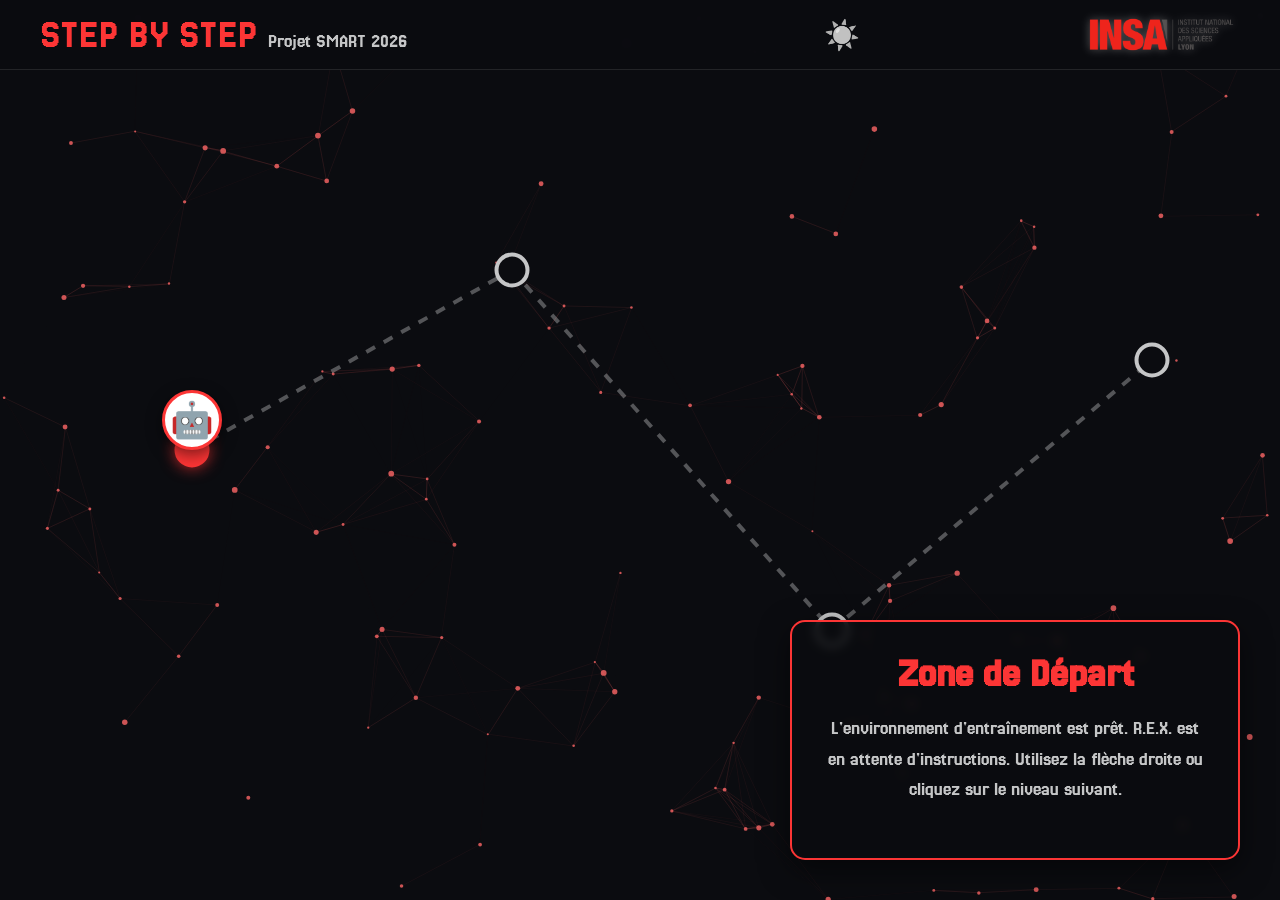
<file: web/map.html>
<!DOCTYPE html>
<html lang="fr">
<head>
    <meta charset="UTF-8">
    <meta name="viewport" content="width=device-width, initial-scale=1.0">
    <title>StepByStep SMART</title>
    <link rel="stylesheet" href="style.css">
    <script>
        if (localStorage.getItem('theme') === 'light') {
            document.documentElement.classList.add('light-mode');
        }
    </script>
</head>
<body>
    <canvas id="canvas-bg"></canvas>

    <header id="main-nav" class="top-header scrolled">
        <div class="nav-title" style="opacity: 1; transform: translateX(0);"><a class="nav-link" href="index.html">STEP BY STEP<span class="project-title">Projet SMART 2026</span></a></div>
        <button id="theme-toggle" class="theme-btn" aria-label="Changer de thème">☀️</button>
        <img src="img/insa_lyon.png" alt="Logo de l'école" class="school-logo" onerror="this.style.display='none'">
    </header>

    <div class="map-wrapper">
        <div class="map-container">
            
            <div id="map-layer">

                <svg id="map-paths" width="100%" height="100%"></svg>
                
                <div id="nodes-container"></div>

                <div id="avatar" class="avatar">🤖</div>
            </div>
            
            <div class="level-info-panel" id="info-panel">
                <h2 id="level-title">Zone de Départ</h2>
                <p id="level-desc">Prêt à entraîner R.E.X. ? Cliquez sur les niveaux pour avancer.</p>
                <a href="#" id="level-btn" class="btn-start" style="display: none;">LANCER LE NIVEAU</a>
            </div>
        </div>
    </div>

    <script src="scripts.js"></script>
</body>
</html>
</file>
<file: PageHTML/style.css>
* { margin: 0; padding: 0; box-sizing: border-box; }

body {
    font-family: 'Arial', sans-serif;
    overflow-x: hidden;
    /* La couleur de fond change selon la classe appliquée via JS */
    transition: background-color 0.8s ease;
    background-color: #000; 
}

body.red-mode { background-color: #e74c3c; }

#canvas-bg {
    position: fixed;
    top: 0;
    left: 0;
    width: 100%;
    height: 100%;
    z-index: 0;
}

.main-wrapper { position: relative; z-index: 1; }

section {
    height: 100vh;
    display: flex;
    justify-content: center;
    align-items: center;
}

.glass-card {
    background: rgba(255, 255, 255, 0.1);
    backdrop-filter: blur(8px);
    padding: 3rem;
    border-radius: 20px;
    text-align: center;
    color: white;
    border: 1px solid rgba(255, 255, 255, 0.2);
    max-width: 600px;
}

/* Style spécifique au Dashboard */
.dashboard-body {
    background-color: #0b0e14;
    height: 100vh;
    overflow: hidden; /* Empêche le scroll global sur cette page */
}

.split-container {
    display: flex;
    height: 100vh;
    width: 100vw;
    position: relative;
    z-index: 1;
}

/* Côté Vidéo */
.video-side {
    flex: 1.2; /* Prend un peu plus de place que le texte */
    display: flex;
    justify-content: center;
    align-items: center;
    background: rgba(0, 0, 0, 0.5);
    padding: 20px;
}

.video-wrapper {
    position: relative;
    width: 100%;
    max-width: 800px;
    border: 2px solid #4facfe;
    border-radius: 10px;
    overflow: hidden;
    box-shadow: 0 0 30px rgba(79, 172, 254, 0.3);
}

video {
    width: 100%;
    display: block;
}

.video-overlay {
    position: absolute;
    top: 10px;
    left: 10px;
    background: rgba(79, 172, 254, 0.8);
    padding: 5px 15px;
    border-radius: 5px;
    font-size: 0.8rem;
    font-weight: bold;
}

/* Côté Texte */
.text-side {
    flex: 0.8;
    background: rgba(255, 255, 255, 0.05);
    backdrop-filter: blur(15px);
    display: flex;
    flex-direction: column;
    justify-content: center;
    padding: 60px;
    border-left: 1px solid rgba(255, 255, 255, 0.1);
    color: #e0e0e0;
}

.status-badge {
    background: #e74c3c;
    display: inline-block;
    padding: 5px 12px;
    border-radius: 4px;
    font-size: 0.9rem;
    margin-bottom: 20px;
}

.content-text h2 { color: #4facfe; margin-bottom: 10px; }
.content-text p { line-height: 1.7; margin-bottom: 20px; }
.content-text h3 { margin-top: 30px; margin-bottom: 10px; font-size: 1.1rem; }

.navigation-controls {
    margin-top: 50px;
    display: flex;
    gap: 20px;
}

.btn-next {
    padding: 12px 30px;
    background: #4facfe;
    color: white;
    text-decoration: none;
    border-radius: 5px;
    font-weight: bold;
    transition: 0.3s;
}

/* Section Paramètres */
.parameters-section {
    margin: 30px 0;
    padding: 20px;
    background: rgba(255, 255, 255, 0.03);
    border-radius: 10px;
    border: 1px solid rgba(255, 255, 255, 0.05);
}

.parameters-section h3 {
    font-size: 1rem;
    color: #4facfe;
    margin-bottom: 20px;
    text-transform: uppercase;
    letter-spacing: 1px;
}

.parameter-group {
    margin-bottom: 25px;
}

.parameter-group label {
    display: block;
    margin-bottom: 10px;
    font-size: 0.95rem;
    color: #fff;
}

/* Personnalisation du Slider (Range Input) */
input[type="range"] {
    -webkit-appearance: none;
    width: 100%;
    height: 6px;
    background: rgba(255, 255, 255, 0.1);
    border-radius: 5px;
    outline: none;
}

input[type="range"]::-webkit-slider-thumb {
    -webkit-appearance: none;
    width: 18px;
    height: 18px;
    background: #4facfe;
    border-radius: 50%;
    cursor: pointer;
    box-shadow: 0 0 10px rgba(79, 172, 254, 0.5);
    transition: 0.2s;
}

input[type="range"]::-webkit-slider-thumb:hover {
    transform: scale(1.2);
    background: #00f2fe;
}

.slider-labels {
    display: flex;
    justify-content: space-between;
    margin-top: 8px;
    padding: 0 5px;
}

.slider-labels span {
    font-size: 0.75rem;
    color: #7f8c8d;
}

.levels-body {
    background-color: #0b0e14;
    display: flex;
    justify-content: center;
    align-items: center;
    height: 100vh;
}

.map-container {
    text-align: center;
    z-index: 1;
    width: 90%;
    max-width: 1000px;
}

.world-map {
    position: relative;
    display: flex;
    justify-content: space-around;
    align-items: center;
    padding: 100px 0;
    margin-top: 50px;
}

/* Ligne reliant les niveaux */
.path-line {
    position: absolute;
    top: 50%;
    left: 5%;
    right: 5%;
    height: 4px;
    background: rgba(255, 255, 255, 0.1);
    z-index: -1;
}

/* Style des Nœuds (Niveaux) */
.level-node {
    width: 80px;
    height: 80px;
    background: #2c3e50;
    border-radius: 50%;
    display: flex;
    justify-content: center;
    align-items: center;
    text-decoration: none;
    color: white;
    font-weight: bold;
    font-size: 1.5rem;
    border: 4px solid #7f8c8d;
    position: relative;
    transition: 0.3s all ease;
}

/* Niveau complété (Vert comme Mario) */
.level-node.completed {
    background: #27ae60;
    border-color: #2ecc71;
    box-shadow: 0 0 20px rgba(46, 204, 113, 0.4);
}

/* Niveau actuel (Bleu SMART) */
.level-node.active {
    background: #2980b9;
    border-color: #3498db;
    animation: pulse 2s infinite;
    box-shadow: 0 0 30px rgba(52, 152, 219, 0.6);
}

/* Niveau verrouillé */
.level-node.locked {
    background: #34495e;
    border-color: #2c3e50;
    opacity: 0.6;
    cursor: not-allowed;
}

/* Tooltip au survol */
.node-tooltip {
    position: absolute;
    bottom: -40px;
    background: rgba(0, 0, 0, 0.8);
    padding: 5px 10px;
    border-radius: 5px;
    font-size: 0.8rem;
    white-space: nowrap;
    opacity: 0;
    transition: 0.3s;
}

.level-node:hover .node-tooltip {
    opacity: 1;
    bottom: -50px;
}

.level-node:hover {
    transform: scale(1.2);
}

@keyframes pulse {
    0% { transform: scale(1); }
    50% { transform: scale(1.1); }
    100% { transform: scale(1); }
}

/* Panneau d'info en bas */
.level-info-panel {
    margin-top: 50px;
    background: rgba(255, 255, 255, 0.05);
    padding: 20px;
    border-radius: 10px;
    border: 1px solid rgba(255, 255, 255, 0.1);
}

/* Style du personnage Robot */
.robot-character {
    position: absolute;
    width: 60px;
    height: 60px;
    background: rgba(79, 172, 254, 0.15); /* Couleur SMART */
    border: 2px solid #4facfe;
    border-radius: 10px;
    display: flex;
    justify-content: center;
    align-items: center;
    font-size: 2.5rem; /* Emoji Robot */
    z-index: 10;
    
    /* Animation fluide de mouvement (transition) */
    transition: left 0.5s ease-out, top 0.5s ease-out, transform 0.3s;
    pointer-events: none; /* Le personnage ne bloque pas les clics sur les nœuds */
    
    /* Position initialisée sur le premier niveau (ajustée dynamiquement par JS) */
    transform: translate(-50%, -50%); /* Centrage */
}

.btn-next:hover { background: #00f2fe; }

.scroll-arrow { font-size: 3rem; color: white; text-decoration: none; display: block; margin-top: 20px; }
</file>
<file: web/style.css>
@import url('https://fonts.googleapis.com/css2?family=Jersey+25&display=swap');

* { margin: 0; padding: 0; box-sizing: border-box; }

html {
    scroll-behavior: smooth;
}

body {
    font-family: "Jersey 25", sans-serif;
    font-weight: 400;
    font-style: normal;
    overflow-x: hidden;
    background-color: #0b0c10;
    color: #ffffff;
}

.theme-btn {
    background: none;
    border: none;
    font-size: 1.8rem;
    cursor: pointer;
    margin-right: 20px;
    margin-left: auto; 
    transition: transform 0.3s ease;
    filter: grayscale(100%); 
}

.theme-btn:hover {
    transform: scale(1.1);
    filter: grayscale(0%);
}

html.light-mode body {
    background-color: #f4f4f9;
    color: #0b0c10;
}

html.light-mode h3, 
html.light-mode p, 
html.light-mode .slogan,
html.light-mode .project-title {
    color: #4a4a4a;
}

html.light-mode body .top-header.scrolled {
    background: rgba(255, 255, 255, 0.95);
    border-bottom: 1px solid rgba(0, 0, 0, 0.1);
}

html.light-mode body .band {
    background: rgba(255, 255, 255, 0.6);
    border-top: 1px solid rgba(0, 0, 0, 0.05);
    border-bottom: 1px solid rgba(0, 0, 0, 0.05);
}

html.light-mode body .level-info-panel {
    background: rgba(255, 255, 255, 0.9);
    box-shadow: 0 10px 30px rgba(0, 0, 0, 0.1);
}

html.light-mode body .map-node {
    background-color: #e0e0e0;
    border-color: #888;
}

html.light-mode body #map-paths line {
    stroke: rgba(0, 0, 0, 0.2) !important;
}

#canvas-bg {
    position: fixed;
    top: 0;
    left: 0;
    width: 100vw;
    height: 100vh;
    z-index: 0;
    pointer-events: none;
}

.main-wrapper { 
    position: relative; 
    z-index: 1; 
}

.top-header {
    position: fixed;
    top: 0;
    left: 0;
    width: 100vw;
    height: 100px;
    display: flex;
    align-items: center;
    padding: 0 40px;
    z-index: 100;
    transition: all 0.4s ease;
}

.nav-title {
    font-size: 2.5rem;
    color: #fc3535;
    opacity: 0;
    transform: translateX(-20px); 
    transition: all 0.4s ease;
    margin-right: auto; 
    display: flex;
}

.nav-link {
    color: inherit;
    text-decoration: none;
    transition: color 0.3s ease;
}

.project-title {
    font-size: 1.2rem;
    color: #c5c6c7;
    margin: auto 10px;
}


.school-logo {
    height: 60px;
    width: auto;
    filter: drop-shadow(0 0 5px rgba(255,255,255,0.3));
    transition: all 0.4s ease;
    margin-left: auto; 
}


.top-header.scrolled {
    height: 70px; 
    background: rgba(11, 12, 16, 0.95); 
    backdrop-filter: blur(10px);
    -webkit-backdrop-filter: blur(10px);
    border-bottom: 1px solid rgba(255, 255, 255, 0.1);
}

.top-header.scrolled .nav-title {
    opacity: 1; 
    transform: translateX(0); 
}

.top-header.scrolled .school-logo {
    height: 45px; 
}


@media (max-width: 768px) {
    .top-header { padding: 0 20px; }
    .school-logo { height: 45px; }
    .top-header.scrolled .school-logo { height: 35px; }
    .nav-title { font-size: 1.8rem; }
}

.school-logo {
    height: 60px;
    width: auto;
    filter: drop-shadow(0 0 5px rgba(255,255,255,0.3));
}

section {
    display: flex;
    justify-content: center;
    align-items: center;
    width: 100%;
    padding: 3rem 0;
}

#hero {
    min-height: 100vh;
    padding: 0;
}

.band {
    width: 100%;
    background: rgba(0, 0, 0, 0.15); 
    backdrop-filter: blur(4px); 
    -webkit-backdrop-filter: blur(4px);
    padding: 5rem 2rem; 
    border-top: 1px solid rgba(255, 255, 255, 0.05); 
    border-bottom: 1px solid rgba(255, 255, 255, 0.05);
}

.container {
    max-width: 1200px;
    margin: 0 auto; 
    width: 100%;
}

.text-center { text-align: center; }

.flex-container {
    display: flex;
    gap: 3rem;
    align-items: center;
}

.text-content { flex: 1; }
.image-content { flex: 1; text-align: center; }
.image-content img { max-width: 100%; border-radius: 10px; }

h1 { font-size: 4rem; letter-spacing: 2px; margin-bottom: 10px; color: #fc3535; }
h2 { font-size: 2.5rem; margin-bottom: 20px; color: #fc3535; }
h3 { font-size: 2rem; margin: 10px 0px; color: #fff; }
p { font-size: 1.2rem; line-height: 1.6; margin-bottom: 20px; color: #c5c6c7; }
.slogan { font-size: 1.5rem; font-style: italic; color: #c5c6c7; }

.scroll-arrow { 
    font-size: 3rem; 
    color: #fc3535; 
    text-decoration: none; 
    display: inline-block; 
    margin-top: 30px;
    transition: transform 0.3s ease;
}
.scroll-arrow:hover { transform: translateY(10px); }

.btn-start {
    display: inline-block;
    padding: 15px 30px;
    font-size: 1.2rem;
    font-weight: bold;
    color: #0b0c10;
    background-color: #fc3535;
    border: none;
    border-radius: 50px;
    cursor: pointer;
    text-decoration: none;
    transition: background-color 0.3s ease, transform 0.2s ease;
    margin-top: 20px;
}
.btn-start:hover {
    background-color: #c32d2d;
    transform: scale(1.05);
}

@media (max-width: 768px) {
    .flex-container { flex-direction: column; }
    h1 { font-size: 2.5rem; }
    .school-logo { height: 40px; }
    .band { padding: 3rem 1.5rem; }
}



.map-wrapper {
    position: relative;
    width: 100vw;
    height: 100vh;
    overflow: hidden; 
    z-index: 1;
}


.map-container {
    position: absolute;
    top: 0;
    left: 0;
    width: 100%;
    height: 100%;
}


#map-layer {
    position: absolute;
    top: 0;
    left: 0;
    width: 100%;
    height: 100%;
    
    transition: transform 1.2s cubic-bezier(0.34, 1.56, 0.64, 1);
}


.map-centered {
    transform: translateX(-32vw);
}


#map-paths {
    position: absolute;
    top: 0;
    left: 0;
    width: 100%;
    height: 100%;
    z-index: 1;
    pointer-events: none;
}


.level-info-panel {
    position: absolute;
    bottom: 40px;
    right: 40px;
    width: 90%;
    max-width: 450px;
    background: rgba(11, 12, 16, 0.85); 
    border: 2px solid #fc3535; 
    padding: 2rem;
    border-radius: 15px;
    text-align: center;
    backdrop-filter: blur(5px);
    z-index: 10;
    transition: transform 0.3s ease, opacity 0.3s ease;
    box-shadow: 0 10px 30px rgba(0, 0, 0, 0.5);
}


#map-paths {
    position: absolute;
    top: 0;
    left: 0;
    z-index: 1;
    pointer-events: none; 
}


.map-node {
    position: absolute;
    width: 35px;
    height: 35px;
    background-color: #0b0c10;
    border: 4px solid #c5c6c7;
    border-radius: 50%;
    transform: translate(-50%, -50%);
    cursor: pointer;
    z-index: 2;
    transition: all 0.3s ease;
}

.map-node:hover {
    transform: translate(-50%, -50%) scale(1.2);
    border-color: #ffffff;
}

.map-node.active {
    border-color: #fc3535;
    box-shadow: 0 0 15px rgba(252, 53, 53, 0.8);
    background-color: #fc3535;
}


.avatar {
    position: absolute;
    width: 60px;
    height: 60px;
    background-color: #ffffff;
    border: 3px solid #fc3535;
    border-radius: 50%;
    transform: translate(-50%, -100%); 
    z-index: 3;
    transition: top 0.8s cubic-bezier(0.34, 1.56, 0.64, 1), left 0.8s cubic-bezier(0.34, 1.56, 0.64, 1);
    display: flex;
    justify-content: center;
    align-items: center;
    font-size: 2.2rem;
    box-shadow: 0 5px 15px rgba(0,0,0,0.5);
}


.fade-out {
    opacity: 0;
    pointer-events: none;
    transition: opacity 0.8s ease;
}


@media (max-width: 768px) {
    .level-info-panel {
        bottom: 20px;
        right: 50%;
        transform: translateX(50%);
    }
}


/* --- Blocage du Scroll Global --- */
body.no-scroll {
    overflow: hidden;
}

/* --- Layout Principal Full Screen --- */
.dashboard-wrapper.full-page {
    height: 100vh;
    width: 100vw;
    padding-top: 90px; /* Laisse l'espace pour la navbar (top-header.scrolled fait 70px) */
    padding-bottom: 20px;
    display: flex;
    justify-content: center;
    box-sizing: border-box;
}

.dashboard-container.yt-layout {
    display: grid;
    grid-template-columns: 3fr 1fr; /* 75% pour la vidéo, 25% pour les paramètres */
    gap: 30px;
    width: 98%;
    max-width: 1600px;
    height: 100%;
    background: rgba(11, 12, 16, 0.85);
    border: 2px solid #fc3535;
    border-radius: 15px;
    padding: 20px;
    backdrop-filter: blur(8px);
    -webkit-backdrop-filter: blur(8px);
    box-shadow: 0 15px 35px rgba(0,0,0,0.5);
    box-sizing: border-box;
}

/* =========================================
   COLONNE GAUCHE (Vidéo & Contrôles)
========================================= */
.dashboard-left {
    display: flex;
    flex-direction: column;
    height: 100%;
}

.back-link { 
    display: inline-block; 
    margin-bottom: 10px; 
    color: #c5c6c7; 
    text-decoration: none; 
    font-size: 1.2rem;
    transition: color 0.3s, transform 0.2s; 
}

.back-link:hover { 
    color: #fc3535; 
    transform: translateX(-5px); 
}

/* Zone de la vidéo */
.video-container {
    flex-grow: 1; /* Prend toute la place verticale restante */
    display: flex;
    flex-direction: column;
    background: #000;
    border-radius: 10px;
    overflow: hidden;
    border: 1px solid rgba(255,255,255,0.2);
}

#ai-video {
    width: 100%;
    flex-grow: 1;
    height: 0; /* Astuce flexbox : permet de s'adapter sans faire déborder le conteneur */
    object-fit: contain; /* Garde le ratio 16:9 sans couper l'image */
}

/* Barre de contrôles sous la vidéo */
.video-controls {
    background: #1a1a1a;
    padding: 15px 20px;
    display: flex;
    justify-content: space-between; /* Espace le Play/Pause et l'Entraînement */
    align-items: center;
    border-top: 1px solid #333;
}

.control-btn {
    background: #fc3535;
    color: #0b0c10;
    border: none;
    padding: 10px 20px;
    font-size: 1.2rem;
    font-family: inherit;
    border-radius: 5px;
    cursor: pointer;
    font-weight: bold;
    transition: transform 0.2s;
}

.control-btn:hover { 
    transform: scale(1.05); 
}

/* Groupe d'entraînement (à droite sous la vidéo) */
.training-group {
    display: flex;
    align-items: center;
    gap: 15px;
}

.small-train-btn {
    margin-top: 0;
    padding: 10px 20px;
    font-size: 1.1rem;
    border-radius: 5px;
}

.small-train-btn:disabled {
    background: #555;
    cursor: not-allowed;
    transform: none;
    color: #aaa;
}

.status-msg { 
    font-size: 1.1rem; 
    font-style: italic; 
    color: #aaa; 
}

/* =========================================
   COLONNE DROITE (Paramètres)
========================================= */
.dashboard-right {
    display: flex;
    flex-direction: column;
    overflow-y: auto; /* Ajoute un scroll interne si l'écran est petit */
    padding-right: 10px; /* Évite que la scrollbar ne colle au bord */
}

/* Customisation de la barre de défilement (Scrollbar) pour le menu droit */
.dashboard-right::-webkit-scrollbar { width: 8px; }
.dashboard-right::-webkit-scrollbar-track { background: rgba(255,255,255,0.05); border-radius: 4px; }
.dashboard-right::-webkit-scrollbar-thumb { background: rgba(252,53,53,0.5); border-radius: 4px; }
.dashboard-right::-webkit-scrollbar-thumb:hover { background: #fc3535; }

.settings-header h2 { font-size: 2rem; margin-bottom: 5px; }
.level-description { font-size: 1.1rem; margin-bottom: 20px; color: #c5c6c7; }

.settings-panel {
    background: rgba(255,255,255,0.05);
    padding: 20px;
    border-radius: 10px;
    flex-grow: 1;
}

.setting-group { margin-bottom: 25px; }
.setting-group:last-child { margin-bottom: 0; }
.setting-group > label { 
    display: flex; 
    align-items: center; 
    margin-bottom: 10px; 
    font-size: 1.3rem; 
    color: #fc3535;
}

.val-badge {
    color: #fff;
    background: rgba(255,255,255,0.2);
    padding: 2px 8px;
    border-radius: 5px;
    font-size: 1.1rem;
    margin-left: 10px;
}

/* --- Info-bulles (Tooltips) --- */
.info-tooltip {
    position: relative;
    display: inline-block;
    cursor: help;
    margin-left: 8px;
    font-size: 1.1rem;
}

.info-tooltip .tooltip-text {
    visibility: hidden;
    width: 220px;
    background-color: rgba(11, 12, 16, 0.95);
    color: #fff;
    text-align: center;
    border-radius: 8px;
    padding: 10px;
    position: absolute;
    z-index: 10;
    bottom: 150%;
    left: 50%;
    transform: translateX(-50%);
    opacity: 0;
    transition: opacity 0.3s;
    font-size: 1rem;
    font-weight: normal;
    font-family: sans-serif; /* Plus lisible pour les descriptions */
    border: 1px solid #fc3535;
    box-shadow: 0 5px 15px rgba(0,0,0,0.5);
    pointer-events: none;
}

.info-tooltip .tooltip-text::after {
    content: "";
    position: absolute;
    top: 100%;
    left: 50%;
    margin-left: -5px;
    border-width: 5px;
    border-style: solid;
    border-color: #fc3535 transparent transparent transparent;
}

.info-tooltip:hover .tooltip-text {
    visibility: visible;
    opacity: 1;
}

/* --- Toggle PPO / SAC --- */
.toggle-container {
    display: flex;
    background: rgba(0,0,0,0.5);
    border-radius: 8px;
    overflow: hidden;
    border: 1px solid rgba(255,255,255,0.2);
}

.toggle-container input[type="radio"] { display: none; }

.toggle-label {
    flex: 1;
    text-align: center;
    padding: 10px;
    cursor: pointer;
    font-size: 1.2rem;
    transition: background 0.3s, color 0.3s;
}

.toggle-container input[type="radio"]:checked + .toggle-label {
    background: #fc3535;
    color: #0b0c10;
    font-weight: bold;
}

/* --- Sliders --- */
.dashboard-slider {
    width: 100%;
    cursor: pointer;
    accent-color: #fc3535;
}

.slider-labels {
    display: flex;
    justify-content: space-between;
    font-size: 1rem;
    color: #aaa;
    margin-top: 5px;
}

/* =========================================
   RESPONSIVE DESIGN (Tablettes & Mobiles)
========================================= */
@media (max-width: 1024px) {
    /* Sur petit écran, on repasse sur une seule colonne */
    .dashboard-container.yt-layout {
        grid-template-columns: 1fr;
        overflow-y: auto; /* On permet de scroller tout le dashboard */
    }
    
    .dashboard-wrapper.full-page {
        height: auto;
        min-height: 100vh;
    }
    
    body.no-scroll { overflow: auto; } /* On réactive le scroll global sur mobile */
    
    .video-container { min-height: 40vh; }

    .video-controls { flex-direction: column; gap: 15px; }
    .training-group { flex-direction: column; width: 100%; }
    .small-train-btn { width: 100%; }
}

/* =========================================
   ADAPTATIONS POUR LE MODE CLAIR
========================================= */
html.light-mode .dashboard-container.yt-layout {
    background: rgba(255, 255, 255, 0.9);
    border-color: #fc3535;
    box-shadow: 0 10px 30px rgba(0,0,0,0.1);
}

html.light-mode .settings-panel { 
    background: rgba(0,0,0,0.05); 
}

html.light-mode .video-controls { 
    background: #eee; 
    border-top: 1px solid #ccc; 
}

html.light-mode .toggle-container { 
    background: rgba(255,255,255,0.5); 
    border-color: #ccc; 
}

html.light-mode .val-badge { 
    background: rgba(0,0,0,0.1); 
    color: #000; 
}

html.light-mode .info-tooltip .tooltip-text {
    background-color: rgba(255, 255, 255, 0.95);
    color: #0b0c10;
    box-shadow: 0 5px 15px rgba(0,0,0,0.2);
}

.loader {
  width: 48px;
  height: 48px;
  border: 3px solid #FFF;
  border-radius: 50%;
  display: inline-block;
  position: relative;
  box-sizing: border-box;
  animation: rotation 1s linear infinite;
} 
.loader::after {
  content: '';  
  box-sizing: border-box;
  position: absolute;
  left: 50%;
  top: 50%;
  transform: translate(-50%, -50%);
  width: 56px;
  height: 56px;
  border-radius: 50%;
  border: 3px solid transparent;
  border-bottom-color: #FF3D00;
}

@keyframes rotation {
  0% {
    transform: rotate(0deg);
  }
  100% {
    transform: rotate(360deg);
  }
}
</file>
